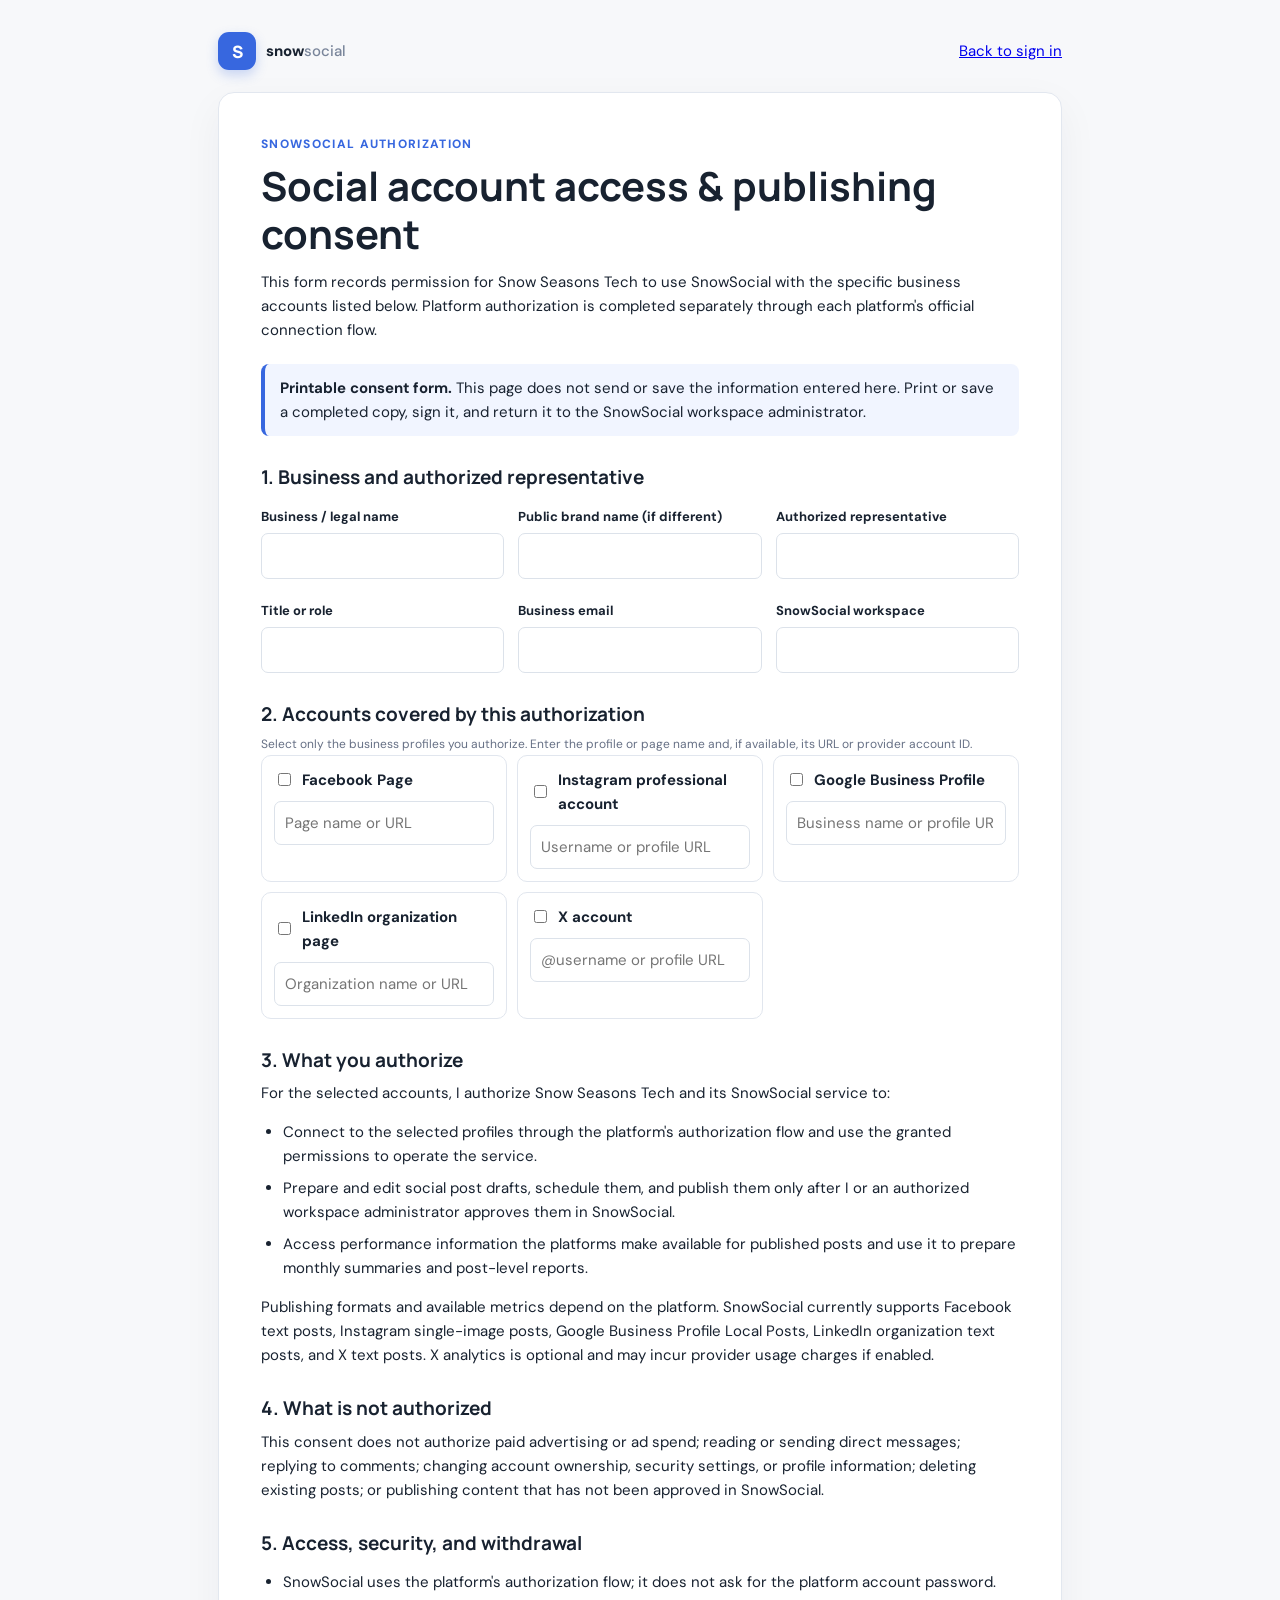
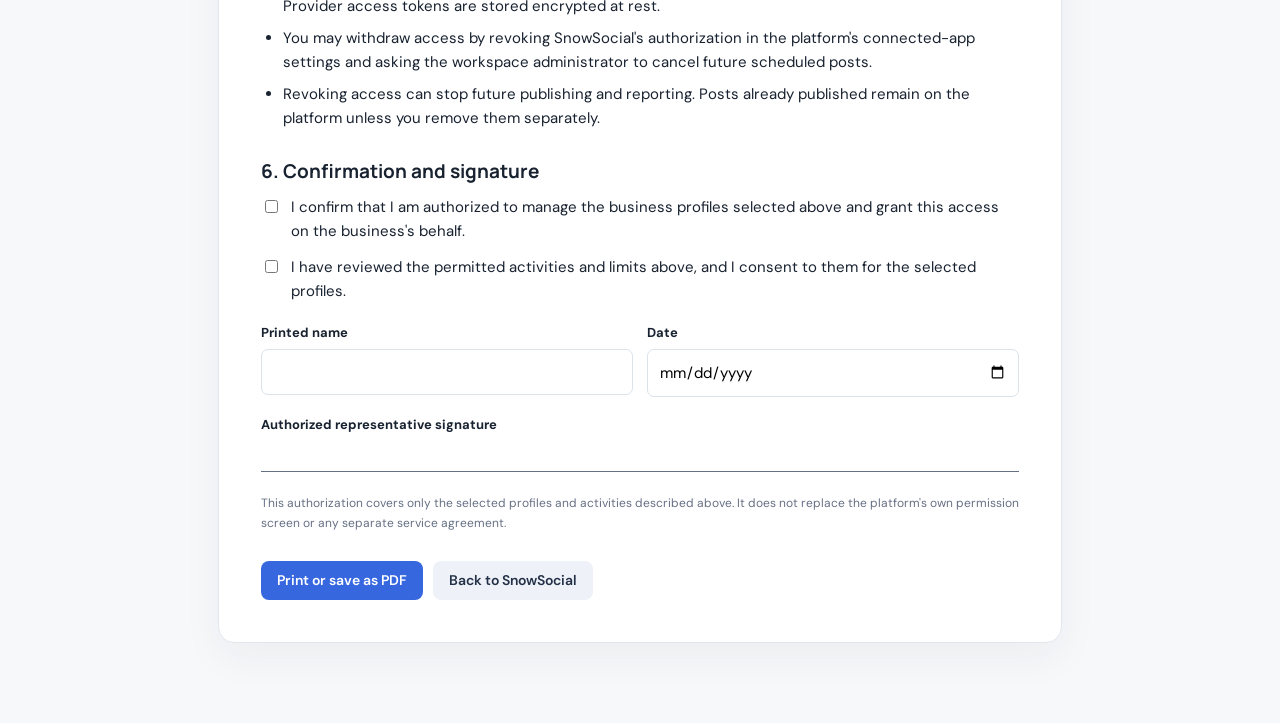
<file: consent.html>
<!doctype html>
<html lang="en">
<head>
  <meta charset="utf-8">
  <meta name="viewport" content="width=device-width, initial-scale=1">
  <meta name="theme-color" content="#f7f8fa">
  <title>SnowSocial — Account Access &amp; Publishing Consent</title>
  <link rel="stylesheet" href="styles.css">
  <style>
    :root{color-scheme:light}
    body{background:#f7f8fa;color:#182230;font:15px/1.6 "DM Sans",Arial,sans-serif;margin:0}
    .consent-shell{max-width:880px;margin:32px auto;padding:0 18px 48px}
    .consent-top{display:flex;justify-content:space-between;align-items:center;margin-bottom:22px}
    .consent-brand{display:flex;align-items:center;gap:10px;color:#182230;text-decoration:none;font-weight:800}
    .consent-brand .brand-mark{display:grid;place-items:center;width:38px;height:38px;border-radius:11px;background:#3767df;color:#fff}
    .consent-card{background:#fff;border:1px solid #e2e7ef;border-radius:16px;padding:clamp(22px,5vw,42px);box-shadow:0 14px 40px #17233a0d}
    h1,h2{font-family:Manrope,"DM Sans",Arial,sans-serif;line-height:1.2}
    h1{font-size:clamp(28px,5vw,40px);margin:4px 0 12px}
    h2{font-size:19px;margin:30px 0 10px}
    p{margin:8px 0 14px}
    .eyebrow{color:#3767df;font-size:12px;font-weight:800;letter-spacing:.11em;text-transform:uppercase}
    .muted{color:#667085}
    .notice{background:#f1f5ff;border-left:4px solid #3767df;border-radius:8px;padding:12px 15px;margin:22px 0}
    .scope-list{padding-left:22px}
    .scope-list li{margin:8px 0}
    .channel-list{display:grid;grid-template-columns:repeat(auto-fit,minmax(230px,1fr));gap:10px}
    .channel{border:1px solid #e1e6ee;border-radius:10px;padding:12px}
    .channel label{display:flex;align-items:center;gap:8px;font-weight:700}
    .channel input[type="text"]{width:100%;box-sizing:border-box;margin-top:9px;padding:9px 10px;border:1px solid #dce2ea;border-radius:7px;font:inherit}
    .check{display:flex;gap:10px;align-items:flex-start;margin:12px 0}
    .check input{margin-top:5px;flex:none}
    .field-grid{display:grid;grid-template-columns:repeat(auto-fit,minmax(220px,1fr));gap:14px}
    .field label{display:block;font-size:13px;font-weight:700;margin:8px 0 5px}
    .field input{box-sizing:border-box;width:100%;padding:10px 11px;border:1px solid #dce2ea;border-radius:7px;font:inherit}
    .signature-line{height:32px;border-bottom:1px solid #667085}
    .actions{display:flex;gap:10px;flex-wrap:wrap;margin-top:28px}
    .actions button,.actions a{border:0;border-radius:8px;background:#3767df;color:#fff;padding:11px 16px;font:600 14px/1.2 "DM Sans",Arial,sans-serif;text-decoration:none;cursor:pointer}
    .actions a{background:#eef2f8;color:#243047}
    .small{font-size:12px;color:#667085}
    @media print{
      body{background:#fff;font-size:12px}
      .consent-shell{max-width:none;margin:0;padding:0}
      .consent-card{border:0;box-shadow:none;padding:0}
      .screen-only{display:none!important}
      h1{font-size:26px}
      h2{font-size:16px;margin-top:18px}
      .channel,.notice{break-inside:avoid}
      input{print-color-adjust:exact}
    }
  </style>
</head>
<body>
  <main class="consent-shell">
    <div class="consent-top screen-only">
      <a class="consent-brand" href="index.html"><span class="brand-mark">S</span><span>snow<span class="brand-light">social</span></span></a>
      <a href="index.html">Back to sign in</a>
    </div>
    <article class="consent-card">
      <p class="eyebrow">SnowSocial authorization</p>
      <h1>Social account access &amp; publishing consent</h1>
      <p>This form records permission for Snow Seasons Tech to use SnowSocial with the specific business accounts listed below. Platform authorization is completed separately through each platform's official connection flow.</p>

      <div class="notice"><strong>Printable consent form.</strong> This page does not send or save the information entered here. Print or save a completed copy, sign it, and return it to the SnowSocial workspace administrator.</div>

      <h2>1. Business and authorized representative</h2>
      <div class="field-grid">
        <div class="field"><label for="business">Business / legal name</label><input id="business" type="text"></div>
        <div class="field"><label for="brand">Public brand name (if different)</label><input id="brand" type="text"></div>
        <div class="field"><label for="representative">Authorized representative</label><input id="representative" type="text"></div>
        <div class="field"><label for="role">Title or role</label><input id="role" type="text"></div>
        <div class="field"><label for="email">Business email</label><input id="email" type="email"></div>
        <div class="field"><label for="workspace">SnowSocial workspace</label><input id="workspace" type="text"></div>
      </div>

      <h2>2. Accounts covered by this authorization</h2>
      <p class="muted">Select only the business profiles you authorize. Enter the profile or page name and, if available, its URL or provider account ID.</p>
      <div class="channel-list">
        <div class="channel"><label><input type="checkbox"> Facebook Page</label><input type="text" aria-label="Facebook Page name or URL" placeholder="Page name or URL"></div>
        <div class="channel"><label><input type="checkbox"> Instagram professional account</label><input type="text" aria-label="Instagram account name or URL" placeholder="Username or profile URL"></div>
        <div class="channel"><label><input type="checkbox"> Google Business Profile</label><input type="text" aria-label="Google Business Profile name or URL" placeholder="Business name or profile URL"></div>
        <div class="channel"><label><input type="checkbox"> LinkedIn organization page</label><input type="text" aria-label="LinkedIn organization page name or URL" placeholder="Organization name or URL"></div>
        <div class="channel"><label><input type="checkbox"> X account</label><input type="text" aria-label="X account name or URL" placeholder="@username or profile URL"></div>
      </div>

      <h2>3. What you authorize</h2>
      <p>For the selected accounts, I authorize Snow Seasons Tech and its SnowSocial service to:</p>
      <ul class="scope-list">
        <li>Connect to the selected profiles through the platform's authorization flow and use the granted permissions to operate the service.</li>
        <li>Prepare and edit social post drafts, schedule them, and publish them only after I or an authorized workspace administrator approves them in SnowSocial.</li>
        <li>Access performance information the platforms make available for published posts and use it to prepare monthly summaries and post-level reports.</li>
      </ul>
      <p>Publishing formats and available metrics depend on the platform. SnowSocial currently supports Facebook text posts, Instagram single-image posts, Google Business Profile Local Posts, LinkedIn organization text posts, and X text posts. X analytics is optional and may incur provider usage charges if enabled.</p>

      <h2>4. What is not authorized</h2>
      <p>This consent does not authorize paid advertising or ad spend; reading or sending direct messages; replying to comments; changing account ownership, security settings, or profile information; deleting existing posts; or publishing content that has not been approved in SnowSocial.</p>

      <h2>5. Access, security, and withdrawal</h2>
      <ul class="scope-list">
        <li>SnowSocial uses the platform's authorization flow; it does not ask for the platform account password. Provider access tokens are stored encrypted at rest.</li>
        <li>You may withdraw access by revoking SnowSocial's authorization in the platform's connected-app settings and asking the workspace administrator to cancel future scheduled posts.</li>
        <li>Revoking access can stop future publishing and reporting. Posts already published remain on the platform unless you remove them separately.</li>
      </ul>

      <h2>6. Confirmation and signature</h2>
      <label class="check"><input type="checkbox"><span>I confirm that I am authorized to manage the business profiles selected above and grant this access on the business's behalf.</span></label>
      <label class="check"><input type="checkbox"><span>I have reviewed the permitted activities and limits above, and I consent to them for the selected profiles.</span></label>
      <div class="field-grid">
        <div class="field"><label for="sign-name">Printed name</label><input id="sign-name" type="text"></div>
        <div class="field"><label for="sign-date">Date</label><input id="sign-date" type="date"></div>
      </div>
      <div class="field" style="margin-top:18px"><label>Authorized representative signature</label><div class="signature-line"></div></div>

      <p class="small" style="margin-top:22px">This authorization covers only the selected profiles and activities described above. It does not replace the platform's own permission screen or any separate service agreement.</p>
      <div class="actions screen-only"><button type="button" onclick="window.print()">Print or save as PDF</button><a href="index.html">Back to SnowSocial</a></div>
    </article>
  </main>
</body>
</html>
</file>
<file: styles.css>
@import url('https://fonts.googleapis.com/css2?family=DM+Sans:wght@400;500;600;700&family=Manrope:wght@400;500;600;700;800&display=swap');
:root{--ink:#1e2533;--muted:#7a8496;--line:#e9edf2;--surface:#fff;--bg:#f7f8fa;--blue:#3767df;--green:#2b9a75;--sidebar:248px}*{box-sizing:border-box}body{margin:0;background:var(--bg);color:var(--ink);font-family:'DM Sans',sans-serif;font-size:14px}.sidebar{width:var(--sidebar);position:fixed;inset:0 auto 0 0;background:#fff;border-right:1px solid var(--line);padding:24px 16px;display:flex;flex-direction:column;z-index:3}.brand{font:800 21px Manrope,sans-serif;color:#263348;text-decoration:none;display:flex;align-items:center;gap:10px;padding:0 8px 42px;letter-spacing:-.7px}.brand-light{font-weight:500;color:#79859a}.brand-mark{width:31px;height:31px;border-radius:10px;background:#3767df;color:#fff;display:inline-grid;place-items:center;font:800 17px Manrope;box-shadow:0 5px 12px #3767df40}.workspace-label,.channels-title{font-size:10px;letter-spacing:1.15px;font-weight:700;color:#99a2b1;padding:0 8px 9px}.workspace{border:1px solid var(--line);background:#fff;border-radius:10px;display:flex;align-items:center;width:100%;text-align:left;padding:10px 8px;gap:9px;color:var(--ink);cursor:pointer}.tree-avatar{width:32px;height:32px;border-radius:9px;background:#e7f2ed;color:#2c765b;display:grid;place-items:center;font-size:10px;font-weight:700}.workspace-copy,.profile span:nth-child(2){display:flex;flex-direction:column;gap:3px;flex:1;min-width:0}.workspace-copy b,.profile b{font-size:11px;white-space:nowrap}.workspace-copy small,.profile small{font-size:10px;color:var(--muted)}.chevron{color:#929baa;font-size:18px}nav{margin-top:26px;display:grid;gap:5px}.nav-item{display:flex;align-items:center;gap:13px;padding:11px 12px;border-radius:8px;text-decoration:none;color:#677286;font-weight:500}.nav-item>span{font-size:17px;width:19px;text-align:center}.nav-item.active{background:#edf2ff;color:#315bd0;font-weight:700}.sidebar-bottom{margin-top:auto}.channels-title{display:flex;align-items:center;justify-content:space-between;padding-bottom:12px}.channels-title button{border:0;background:none;font-size:20px;color:#778398;cursor:pointer}.channel-row{display:flex;align-items:center;gap:11px;padding:8px 9px;color:#5c6677;font-size:12px}.channel-icon{font-style:normal;display:inline-grid;place-items:center;width:23px;height:23px;border-radius:7px;font:700 12px Arial}.fb{background:#eaf0ff;color:#2872dc}.ig{background:#fff0f5;color:#d64d8c}.gbp{background:#eaf7f0;color:#29936e}.in{background:#eaf3fb;color:#286c9c}.connected-dot{margin-left:auto;width:6px;height:6px;border-radius:100%;background:#32b786}.profile{border:0;border-top:1px solid var(--line);background:#fff;margin-top:20px;padding:17px 5px 0;display:flex;align-items:center;gap:10px;text-align:left;width:100%;color:var(--ink)}.profile-avatar,.avatar-small{width:31px;height:31px;border-radius:50%;background:#e8eafa;color:#555c9f;display:grid;place-items:center;font-size:10px;font-weight:700}.main{margin-left:var(--sidebar)}.topbar{height:64px;background:#fff;border-bottom:1px solid var(--line);display:flex;align-items:center;padding:0 37px;justify-content:space-between}.breadcrumb{font-size:12px;color:#747f91}.breadcrumb span{padding:0 9px;color:#c1c7d0}.top-actions{display:flex;align-items:center;gap:16px}.connection-state{font-size:11px;color:#788397;display:flex;align-items:center;gap:6px}.connection-state i{width:6px;height:6px;background:#e6a340;border-radius:50%}.icon-button{border:0;background:none;color:#7d8797;font-size:19px}.avatar-small{border:0}.mobile-brand{display:none}.page-wrap{max-width:1400px;padding:31px 38px 22px;margin:0 auto}.welcome{display:flex;justify-content:space-between;align-items:center;margin-bottom:24px}.eyebrow{color:#8793a5;font-size:10px;letter-spacing:1.25px;font-weight:700;margin:0 0 8px}.welcome h1{font:700 25px Manrope,sans-serif;margin:0 0 6px;letter-spacing:-.7px}.welcome h1 span{font-size:19px;color:#eab758}.muted{color:var(--muted);font-size:12px;margin:0}.primary-button{border:0;background:var(--blue);color:#fff;padding:11px 16px;border-radius:8px;font:600 12px 'DM Sans';cursor:pointer;box-shadow:0 4px 10px #3767df25}.primary-button:hover{background:#2e59ca}.primary-button span{font-size:16px;margin-right:5px;vertical-align:-1px}.stats-grid{display:grid;grid-template-columns:repeat(4,minmax(0,1fr));gap:14px;margin-bottom:18px}.stat-card,.panel{background:#fff;border:1px solid var(--line);border-radius:11px}.stat-card{padding:16px 18px 13px;position:relative;overflow:hidden;min-height:130px}.stat-top{display:flex;justify-content:space-between;align-items:center;color:#717d90;font-size:11px}.stat-icon{width:26px;height:26px;display:grid;place-items:center;border-radius:8px;font-size:13px}.blue{background:#edf2ff;color:#3767df}.purple{background:#f6edff;color:#a156cc}.orange{background:#fff3e8;color:#df8a3c}.green{background:#e9f7f1;color:#309a73}.stat-card>strong{display:block;font:700 25px Manrope,sans-serif;margin:11px 0 3px;letter-spacing:-.6px}.percent{font-size:15px}.stat-card>small{font-size:10px;color:#929bac}.positive{font-style:normal;color:#2d9d75;font-weight:700;margin-right:3px}.neutral{color:#8993a4}.mini-bars{position:absolute;right:18px;bottom:17px;display:flex;align-items:end;gap:3px;height:25px;opacity:.7}.mini-bars i{width:4px;border-radius:3px 3px 0 0;background:currentColor}.mini-bars i:nth-child(1){height:28%}.mini-bars i:nth-child(2){height:43%}.mini-bars i:nth-child(3){height:33%}.mini-bars i:nth-child(4){height:58%}.mini-bars i:nth-child(5){height:51%}.mini-bars i:nth-child(6){height:69%}.mini-bars i:nth-child(7){height:55%}.mini-bars i:nth-child(8){height:77%}.mini-bars i:nth-child(9){height:62%}.mini-bars i:nth-child(10){height:89%}.mini-bars i:nth-child(11){height:73%}.mini-bars i:nth-child(12){height:100%}.bars-blue{color:#6e91e6}.bars-purple{color:#bf85d3}.bars-orange{color:#edaa6d}.scheduled-progress{position:absolute;left:18px;right:18px;bottom:16px;display:flex;gap:5px}.scheduled-progress span{height:4px;border-radius:4px;background:#e9edf4;flex:1}.scheduled-progress span:nth-child(-n+5){background:#7fbba3}.content-grid{display:grid;grid-template-columns:1.07fr .93fr;gap:16px;margin-bottom:17px}.panel{padding:18px 19px}.panel-heading{display:flex;justify-content:space-between;align-items:flex-start}.panel h2{font:700 15px Manrope;margin:0 0 5px;letter-spacing:-.2px}.panel-heading .muted{font-size:11px}.text-button{border:0;background:none;color:#4168d1;font:600 11px 'DM Sans';padding:4px 0;cursor:pointer}.text-button span{padding-left:4px}.week-strip{display:grid;grid-template-columns:20px repeat(7,1fr) 20px;align-items:center;gap:5px;margin:19px -5px 13px}.week-strip>button{border:0;background:none;color:#9ba4b1;font-size:20px;cursor:pointer}.day{height:45px;display:flex;align-items:center;justify-content:center;flex-direction:column;gap:2px;border-radius:8px;position:relative;color:#7c8797}.day small{font-size:8px;font-weight:700;letter-spacing:.5px}.day b{font:600 13px Manrope}.day.selected{background:#edf2ff;color:#3767df}.day i{width:3px;height:3px;border-radius:50%;background:#55a789;position:absolute;bottom:3px}.agenda-label{border-top:1px solid var(--line);padding:12px 0 7px;font-size:9px;letter-spacing:.7px;color:#7d8899;font-weight:700}.agenda-label span{float:right;font-weight:500;letter-spacing:0}.agenda-item{display:flex;align-items:center;gap:9px;padding:9px 0;border-bottom:1px solid #f1f2f5}.agenda-item time{width:54px;color:#8c96a6;font-size:9px;white-space:nowrap}.post-thumb{width:33px;height:33px;flex:0 0 auto;border-radius:7px;display:grid;place-items:center;font-size:16px;background:linear-gradient(145deg,#d9eadf,#f1e4cf)}.thumb-2{background:linear-gradient(145deg,#f5d2a6,#e7905b)}.thumb-3{background:linear-gradient(145deg,#d8ecd8,#aecfaf)}.post-copy{min-width:0;flex:1;display:flex;flex-direction:column;gap:5px}.post-copy b{font-size:10px;white-space:nowrap;overflow:hidden;text-overflow:ellipsis}.post-copy small{font-size:9px;color:#8a95a5;display:flex;align-items:center;gap:4px}.tiny{width:16px;height:16px;border-radius:5px;font-size:9px;vertical-align:middle;margin-right:2px}.status-pill{font-size:9px;border-radius:20px;padding:5px 8px;white-space:nowrap}.scheduled{background:#eef3ff;color:#4e70cd}.published{background:#ebf7f1;color:#368f70}.more-button{border:0;background:none;color:#9ca5b2;font-size:15px;letter-spacing:1px;cursor:pointer}.add-slot{width:100%;border:1px dashed #dce2ea;background:none;border-radius:7px;padding:8px;color:#738198;font:500 10px 'DM Sans';margin-top:11px;cursor:pointer}.add-slot:hover{border-color:#8da6eb;color:#4168d1}.performance-panel{min-height:338px}.select-button{background:#fff;border:1px solid var(--line);border-radius:6px;padding:7px 9px;color:#697588;font:500 10px 'DM Sans'}.chart-legend{display:flex;gap:15px;margin:18px 0 5px 29px;color:#7f8998;font-size:9px}.chart-legend span{display:flex;align-items:center;gap:5px}.chart-legend i{width:7px;height:7px;border-radius:50%}.legend-facebook{background:#3767df}.legend-instagram{background:#b65cc9}.legend-google{background:#36a883}.chart-area{height:193px;display:flex;gap:8px}.y-labels{display:flex;flex-direction:column;justify-content:space-between;padding:9px 0 28px;color:#a0a8b4;font-size:9px}.chart{position:relative;flex:1;margin-top:8px}.gridline{height:1px;background:#eff1f5;position:absolute;left:0;right:0}.gridline:nth-child(1){top:0}.gridline:nth-child(2){top:33%}.gridline:nth-child(3){top:66%}.gridline:nth-child(4){top:100%}.chart svg{width:100%;height:calc(100% - 26px);position:absolute;inset:0 0 auto}.x-labels{position:absolute;bottom:0;left:0;right:0;display:flex;justify-content:space-between;color:#a0a8b4;font-size:8px}.panel-footer{border-top:1px solid var(--line);margin-top:8px;padding-top:11px;display:flex;align-items:center;gap:11px;font-size:10px;color:#818b9a}.panel-footer b{color:#465267;font-weight:600}.reach-badge{margin-left:auto;background:#eef6f2;color:#358868;border-radius:5px;padding:5px 7px;font-size:9px}.recent-panel{padding-bottom:5px}.table-wrap{overflow:auto}table{width:100%;border-collapse:collapse;margin-top:16px;white-space:nowrap}th{text-align:left;color:#9aa3b1;font-size:8px;letter-spacing:.7px;font-weight:700;padding:9px 10px;border-bottom:1px solid var(--line)}td{padding:10px;border-bottom:1px solid #f0f2f5;color:#788395;font-size:10px}tbody tr:last-child td{border:0}.table-post{display:flex;align-items:center;gap:9px}.table-post b{color:#465164;font-size:10px;font-weight:600}.table-post .post-thumb{width:30px;height:30px}footer{color:#9aa3b1;font-size:9px;padding:17px 2px}footer>span{padding:0 3px}.demo-note{float:right;color:#a0a8b4}dialog{border:0;border-radius:14px;padding:0;width:min(500px,calc(100% - 30px));box-shadow:0 25px 80px #1e253344;color:var(--ink)}dialog::backdrop{background:#17203375;backdrop-filter:blur(2px)}#postForm{padding:23px}.modal-head{display:flex;justify-content:space-between;align-items:start;margin-bottom:20px}.modal-head h2{font:700 20px Manrope;margin:0}.close-button{border:0;background:#f2f4f7;border-radius:7px;font-size:20px;width:29px;height:29px;color:#758094;cursor:pointer}#postForm>label,.schedule-fields label{display:block;font-size:11px;font-weight:700;margin:14px 0 7px;color:#4d596c}textarea{width:100%;min-height:110px;resize:vertical;border:1px solid #dfe4eb;border-radius:8px;padding:11px;font:12px 'DM Sans';outline:none}textarea:focus,input:focus{border-color:#7392e5;box-shadow:0 0 0 3px #3767df18}.char-count{text-align:right;font-size:9px;color:#9aa3b0;margin-top:4px}.channel-checks{display:grid;grid-template-columns:1fr 1fr;gap:8px}.channel-checks label{border:1px solid var(--line);border-radius:7px;padding:9px;font-size:10px;color:#626f82;display:flex;align-items:center;gap:7px}.channel-checks input{accent-color:#3767df}.schedule-fields{display:grid;grid-template-columns:1fr 1fr;gap:12px}.schedule-fields input{width:100%;border:1px solid #dfe4eb;border-radius:7px;padding:9px;font:11px 'DM Sans'}.modal-note{background:#f6f8fb;border-radius:7px;padding:9px;color:#7b8798;font-size:9px;margin-top:17px;line-height:1.5}.modal-actions{display:flex;justify-content:flex-end;gap:9px;margin-top:17px}.secondary-button{border:1px solid #dfe4eb;background:#fff;border-radius:8px;padding:10px 14px;color:#657186;font:600 11px 'DM Sans';cursor:pointer}.toast{position:fixed;bottom:24px;right:24px;background:#243047;color:#fff;border-radius:8px;padding:12px 16px;font-size:11px;opacity:0;transform:translateY(8px);transition:.2s;pointer-events:none;z-index:10}.toast.show{opacity:1;transform:translateY(0)}
@media(max-width:1050px){:root{--sidebar:215px}.page-wrap{padding:27px 24px}.topbar{padding:0 24px}.stats-grid{grid-template-columns:repeat(2,1fr)}.content-grid{grid-template-columns:1fr}.performance-panel{min-height:330px}}
@media(max-width:680px){.sidebar{display:none}.main{margin:0}.topbar{height:56px;padding:0 16px}.mobile-brand{display:flex;align-items:center;gap:7px;font:800 15px Manrope;letter-spacing:-.4px}.mobile-brand .brand-mark{width:25px;height:25px;font-size:14px}.breadcrumb{display:none}.top-actions{gap:10px}.connection-state{font-size:0}.connection-state i{width:8px;height:8px}.page-wrap{padding:22px 15px}.welcome{align-items:flex-start;gap:12px}.welcome h1{font-size:20px}.welcome .muted{max-width:210px;font-size:11px}.welcome .primary-button{white-space:nowrap;padding:10px 11px;font-size:10px}.stats-grid{gap:9px}.stat-card{padding:13px;min-height:119px}.stat-top{font-size:10px}.stat-card>strong{font-size:22px}.mini-bars{right:12px;bottom:13px;gap:2px}.mini-bars i{width:3px}.scheduled-progress{left:13px;right:13px;bottom:14px}.panel{padding:15px 13px}.week-strip{gap:2px}.week-strip>button{font-size:17px}.day{height:42px}.agenda-item{gap:6px}.agenda-item time{width:46px;font-size:8px}.post-copy b{max-width:145px;font-size:9px}.status-pill{font-size:8px;padding:5px 6px}.more-button{padding:0 2px}.chart-legend{margin-left:22px;gap:10px}.recent-panel{padding-left:12px;padding-right:12px}table{min-width:600px}.demo-note{display:block;float:none;margin-top:5px}footer{line-height:1.6}}
.connected-dot.is-disconnected{background:#c8ced8}.connection-state.is-connected i{background:#32b786}.connection-state.is-error i{background:#df6b6b}.status-pill.failed{background:#fff0f0;color:#b74747}.negative{color:#c55050}.chart-empty{min-height:193px;display:grid;place-items:center;padding:24px;text-align:center;color:#7a8496;font-size:12px;line-height:1.6}.media-url-input{width:100%;border:1px solid #dfe4eb;border-radius:7px;padding:9px;font:11px 'DM Sans'}.media-url-help{margin:6px 0 0;font-size:10px}.modal-actions button:disabled{opacity:.55;cursor:wait}


/* Monthly report controls and responsive channel breakdown */
.performance-panel{min-height:auto}
.performance-panel .chart-empty{min-height:52px;padding:14px 18px}
.month-picker{display:flex;align-items:center;gap:8px}
.month-picker-label{font-size:10px;color:#818b9a;white-space:nowrap}
.channel-metrics-wrap{margin-top:6px}
.channel-metrics-table{width:100%;min-width:820px;border-collapse:collapse;font-size:10px}
.channel-metrics-table th{padding:9px 10px;text-align:right;color:#8892a1;font-size:9px;letter-spacing:.45px;white-space:nowrap;border-bottom:1px solid var(--line)}
.channel-metrics-table td{padding:10px;text-align:right;color:#566174;white-space:nowrap;border-bottom:1px solid #eef0f3}
.channel-metrics-table th:first-child,.channel-metrics-table td:first-child{text-align:left}
.channel-metrics-table tbody tr:last-child td{border-bottom:0}
.channel-metrics-table .channel-name{font-weight:600;color:#303b4f}
.channel-metrics-table .empty-row{text-align:center;color:#7a8496;padding:18px}
@media(max-width:620px){.month-picker{gap:5px}.month-picker-label{display:none}.channel-metrics-table{min-width:760px}}

.auth-screen{display:none;position:fixed;inset:0;z-index:20;background:#f7f8fa;align-items:center;justify-content:center;padding:24px}.auth-pending .auth-screen{display:flex}.auth-pending .sidebar,.auth-pending .main{visibility:hidden}.auth-card{width:min(100%,420px);background:#fff;border:1px solid var(--line);border-radius:16px;padding:32px;box-shadow:0 16px 48px #1e253315}.auth-card .brand-mark{margin-bottom:22px}.auth-card h1{font:700 26px Manrope,sans-serif;margin:0 0 8px}.auth-card label{display:block;font-weight:600;margin:20px 0 7px}.auth-card input{width:100%;padding:12px;border:1px solid #dce2ea;border-radius:8px;font:inherit}.auth-card .primary-button{width:100%;margin-top:12px}.auth-error{color:#b42318;min-height:18px;margin:12px 0 0;font-size:12px}.signout-button{margin-top:8px;border:0;background:transparent;color:#697386;text-align:left;padding:8px 5px;cursor:pointer;font:inherit;font-size:12px}

.channel-icon.x{background:#f0f1f2;color:#111}.connect-small{border:0;background:transparent;color:#3767df;font:600 10px 'DM Sans',sans-serif;padding:3px 4px;cursor:pointer}.channel-row .connect-small{margin-left:auto}.channel-row .connect-small[hidden]{display:none}.channel-row .connected-dot{flex:none}.channel-row:has(.connect-small) .connected-dot{margin-left:0}

.export-button{padding:7px 9px;font-size:10px;white-space:nowrap}
.export-button:disabled{opacity:.5;cursor:not-allowed}

.post-performance{margin-top:18px}
.post-performance-heading{display:flex;align-items:baseline;justify-content:space-between;gap:12px;margin-bottom:8px}
.post-performance-heading h3{margin:0;font:600 12px 'DM Sans';color:var(--ink)}
.post-performance-heading p{margin:0;color:var(--muted);font-size:10px}
.post-performance-table{min-width:780px}
.post-caption-cell{max-width:300px;overflow:hidden;text-overflow:ellipsis;white-space:nowrap}
@media(max-width:700px){.post-performance-heading{align-items:flex-start;flex-direction:column;gap:4px}}
</file>
